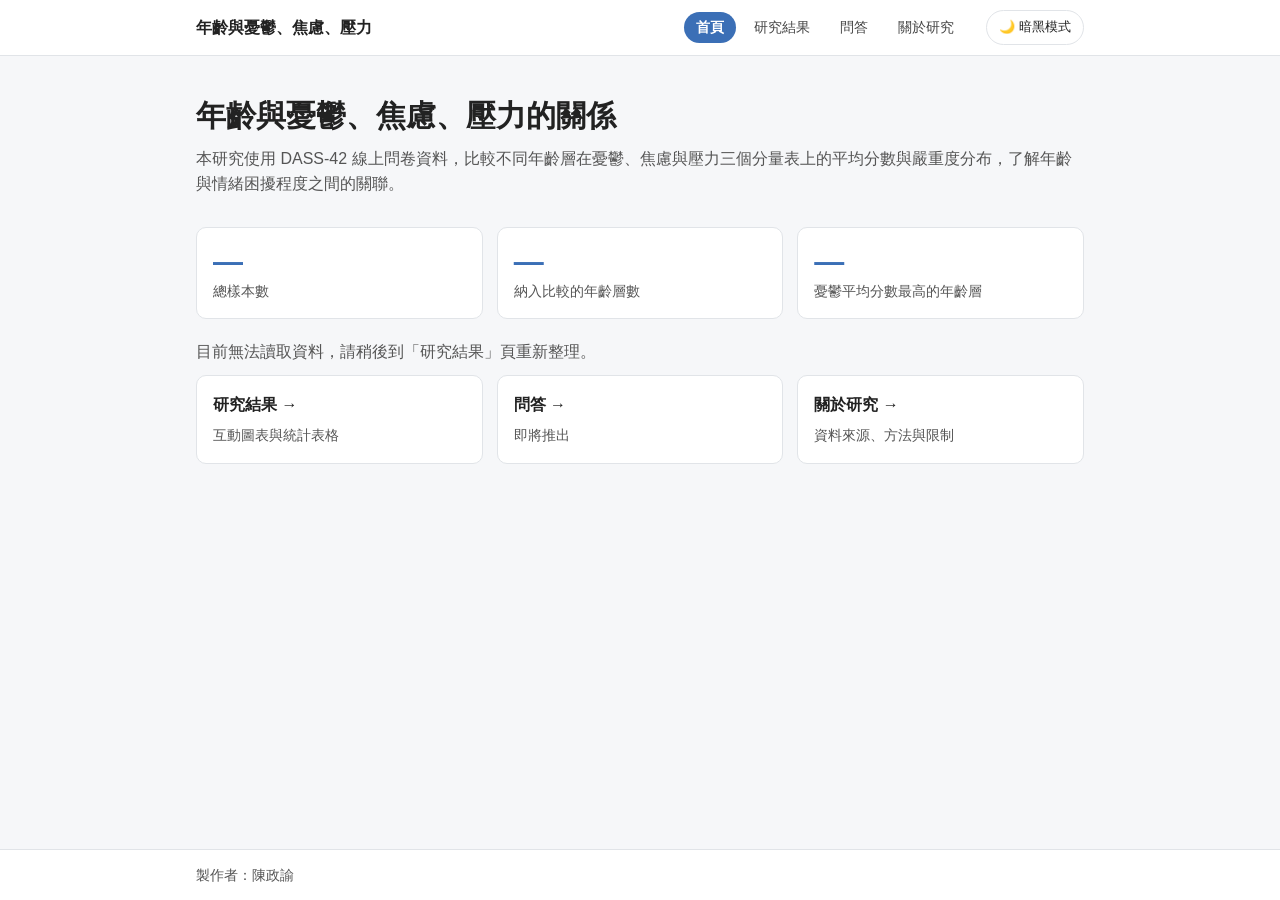
<file: index.html>
<!DOCTYPE html>
<html lang="zh-Hant">
<head>
<meta charset="UTF-8">
<meta name="viewport" content="width=device-width, initial-scale=1">
<title>首頁｜年齡與憂鬱、焦慮、壓力</title>
<link rel="stylesheet" href="style.css">
</head>
<body>
<header class="site-header"><nav class="nav" aria-label="主要導覽">
<a class="brand" href="index.html">年齡與憂鬱、焦慮、壓力</a>
<div class="links">
<a href="index.html" aria-current="page">首頁</a>
<a href="results.html">研究結果</a>
<a href="ask.html">問答</a>
<a href="about.html">關於研究</a>
</div>
<button id="theme" class="btn" type="button"></button>
</nav></header>
<main>
<section class="hero">
<h1>年齡與憂鬱、焦慮、壓力的關係</h1>
<p class="desc">本研究使用 DASS-42 線上問卷資料，比較不同年齡層在憂鬱、焦慮與壓力三個分量表上的平均分數與嚴重度分布，了解年齡與情緒困擾程度之間的關聯。</p>
</section>
<div class="stats">
<div class="stat"><div class="v" id="s1">—</div><div class="l">總樣本數</div></div>
<div class="stat"><div class="v" id="s2">—</div><div class="l">納入比較的年齡層數</div></div>
<div class="stat"><div class="v" id="s3">—</div><div class="l" id="s3l">憂鬱平均分數最高的年齡層</div></div>
</div>
<p class="desc" id="status"></p>
<div class="entries">
<a class="entry" href="results.html"><b>研究結果 →</b><span>互動圖表與統計表格</span></a>
<a class="entry" href="ask.html"><b>問答 →</b><span>即將推出</span></a>
<a class="entry" href="about.html"><b>關於研究 →</b><span>資料來源、方法與限制</span></a>
</div>
</main>
<footer class="site-footer"><div>製作者：陳政諭</div></footer>
<script>
(function(){const r=document.documentElement,b=document.getElementById("theme");
let t;try{t=localStorage.getItem("dassTheme");}catch(e){}
if(!t)t=matchMedia("(prefers-color-scheme: dark)").matches?"dark":"light";
function set(x){r.dataset.theme=x;b.textContent=x==="dark"?"☀️ 淺色模式":"🌙 暗黑模式";try{localStorage.setItem("dassTheme",x);}catch(e){}}
set(t);b.onclick=()=>set(r.dataset.theme==="dark"?"light":"dark");})();
</script>
<script>
const PUB_URL="https://docs.google.com/spreadsheets/d/e/2PACX-1vTzQlH5vfj9J0u1-NffFTSwn__QG1A6Cf_HQIqnwWXXvGfRyL-P6gadGTorGCowQu7wWsjyiLP2O_F1/pub?gid=0&single=true&output=csv";
const NAMES=["憂鬱","焦慮","壓力"],$=s=>document.querySelector(s),num=x=>parseFloat(String(x).replace(/,/g,""));
function parseCSV(t){const rows=[];let r=[],c="",q=false;
  for(let i=0;i<t.length;i++){const ch=t[i];
    if(q){if(ch==='"'){if(t[i+1]==='"'){c+='"';i++;}else q=false;}else c+=ch;}
    else if(ch==='"')q=true; else if(ch===","){r.push(c);c="";}
    else if(ch==="\n"){r.push(c);rows.push(r);r=[];c="";} else if(ch!=="\r")c+=ch;}
  r.push(c);rows.push(r);return rows;}
function parseSummary(rows){
  const h=rows.findIndex(r=>(r[0]||"").trim()==="年齡層"&&(r[1]||"").trim()==="下限");
  if(h<0)throw new Error("找不到統計表");
  const gs=[];
  for(let i=h+1;i<rows.length;i++){const r=rows[i],lab=(r[0]||"").trim();if(!lab||lab==="總計")break;
    gs.push({lab,n:num(r[3]),dep:num(r[4])});}
  if(!gs.length||gs.some(g=>isNaN(g.n)))throw new Error("資料格式不符");
  return gs;
}
function show(gs){
  const g=gs.filter(x=>x.n>0);
  $("#s1").textContent=g.reduce((a,x)=>a+x.n,0);
  $("#s2").textContent=g.length;
  const top=g.reduce((a,x)=>x.dep>a.dep?x:a,g[0]);
  $("#s3").textContent=top.lab;$("#s3l").textContent="憂鬱平均分數最高的年齡層（平均 "+top.dep.toFixed(1)+"）";
}
(async function(){
  try{const res=await fetch(PUB_URL);if(!res.ok)throw new Error("HTTP "+res.status);
    const text=await res.text();show(parseSummary(parseCSV(text)));
    try{localStorage.setItem("dassCsv",text);}catch(e){}
  }catch(e){
    try{show(parseSummary(parseCSV(localStorage.getItem("dassCsv")||"")));$("#status").textContent="無法連線到試算表，顯示的是上次成功載入的數字。";}
    catch(e2){$("#status").textContent="目前無法讀取資料，請稍後到「研究結果」頁重新整理。";}
  }
})();
</script>
</body>
</html>
</file>
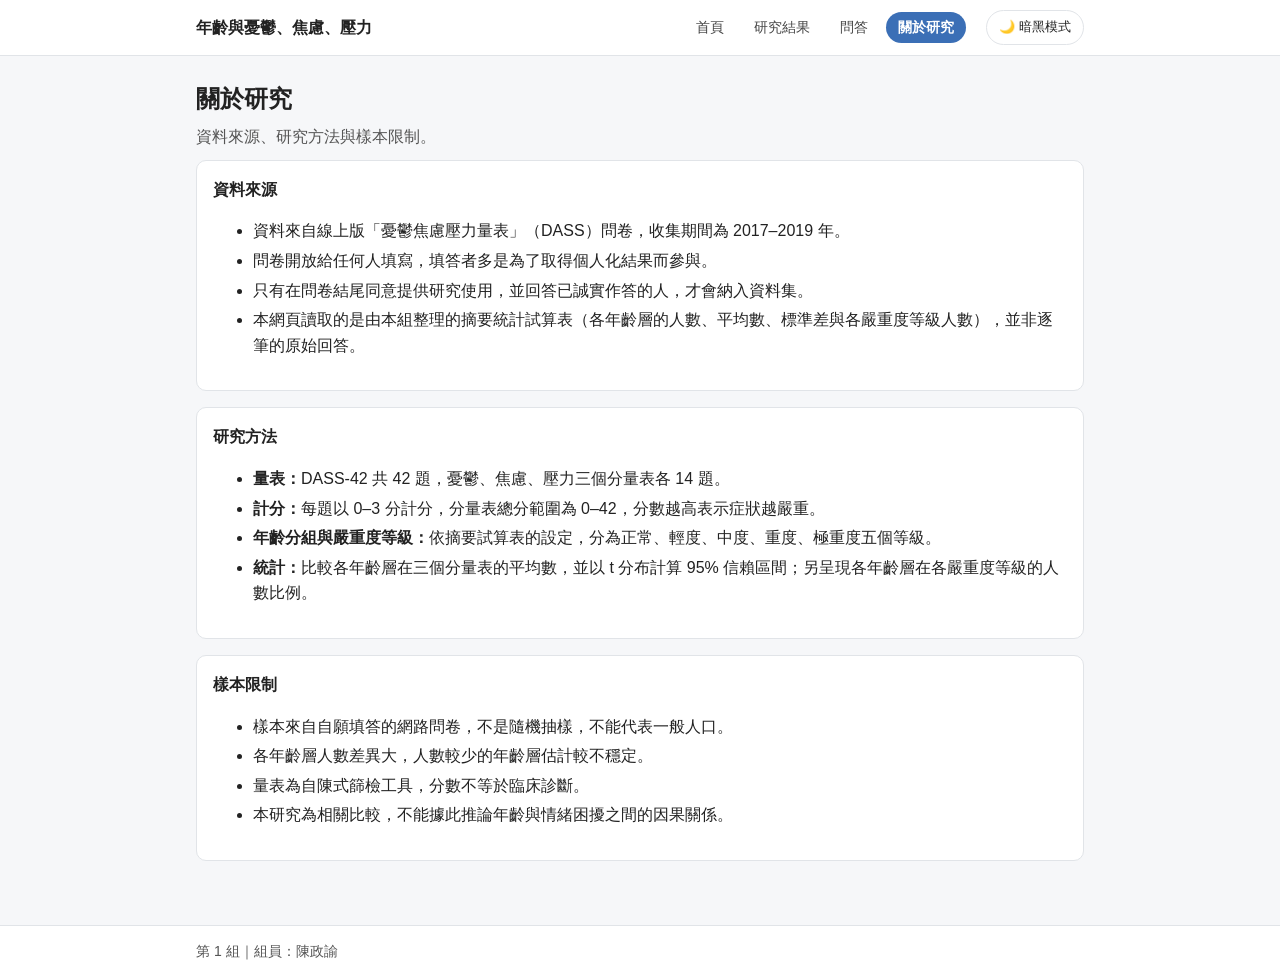
<file: about.html>
<!DOCTYPE html>
<html lang="zh-Hant">
<head>
<meta charset="UTF-8">
<meta name="viewport" content="width=device-width, initial-scale=1">
<title>關於研究｜年齡與憂鬱、焦慮、壓力</title>
<link rel="stylesheet" href="style.css">
</head>
<body>
<header class="site-header"><nav class="nav" aria-label="主要導覽">
<a class="brand" href="index.html">年齡與憂鬱、焦慮、壓力</a>
<div class="links">
<a href="index.html">首頁</a>
<a href="results.html">研究結果</a>
<a href="ask.html">問答</a>
<a href="about.html" aria-current="page">關於研究</a>
</div>
<button id="theme" class="btn" type="button"></button>
</nav></header>
<main>
<h1>關於研究</h1>
<p class="desc">資料來源、研究方法與樣本限制。</p>
<div class="card"><h2>資料來源</h2>
<ul>
<li>資料來自線上版「憂鬱焦慮壓力量表」（DASS）問卷，收集期間為 2017–2019 年。</li>
<li>問卷開放給任何人填寫，填答者多是為了取得個人化結果而參與。</li>
<li>只有在問卷結尾同意提供研究使用，並回答已誠實作答的人，才會納入資料集。</li>
<li>本網頁讀取的是由本組整理的摘要統計試算表（各年齡層的人數、平均數、標準差與各嚴重度等級人數），並非逐筆的原始回答。</li>
</ul></div>
<div class="card"><h2>研究方法</h2>
<ul>
<li><b>量表：</b>DASS-42 共 42 題，憂鬱、焦慮、壓力三個分量表各 14 題。</li>
<li><b>計分：</b>每題以 0–3 分計分，分量表總分範圍為 0–42，分數越高表示症狀越嚴重。</li>
<li><b>年齡分組與嚴重度等級：</b>依摘要試算表的設定，分為正常、輕度、中度、重度、極重度五個等級。</li>
<li><b>統計：</b>比較各年齡層在三個分量表的平均數，並以 t 分布計算 95% 信賴區間；另呈現各年齡層在各嚴重度等級的人數比例。</li>
</ul></div>
<div class="card"><h2>樣本限制</h2>
<ul>
<li>樣本來自自願填答的網路問卷，不是隨機抽樣，不能代表一般人口。</li>
<li>各年齡層人數差異大，人數較少的年齡層估計較不穩定。</li>
<li>量表為自陳式篩檢工具，分數不等於臨床診斷。</li>
<li>本研究為相關比較，不能據此推論年齡與情緒困擾之間的因果關係。</li>
</ul></div>
</main>
<footer class="site-footer"><div>第 1 組｜組員：陳政諭</div></footer>
<script>
(function(){const r=document.documentElement,b=document.getElementById("theme");
let t;try{t=localStorage.getItem("dassTheme");}catch(e){}
if(!t)t=matchMedia("(prefers-color-scheme: dark)").matches?"dark":"light";
function set(x){r.dataset.theme=x;b.textContent=x==="dark"?"☀️ 淺色模式":"🌙 暗黑模式";try{localStorage.setItem("dassTheme",x);}catch(e){}}
set(t);b.onclick=()=>set(r.dataset.theme==="dark"?"light":"dark");})();
</script>
</body>
</html>
</file>
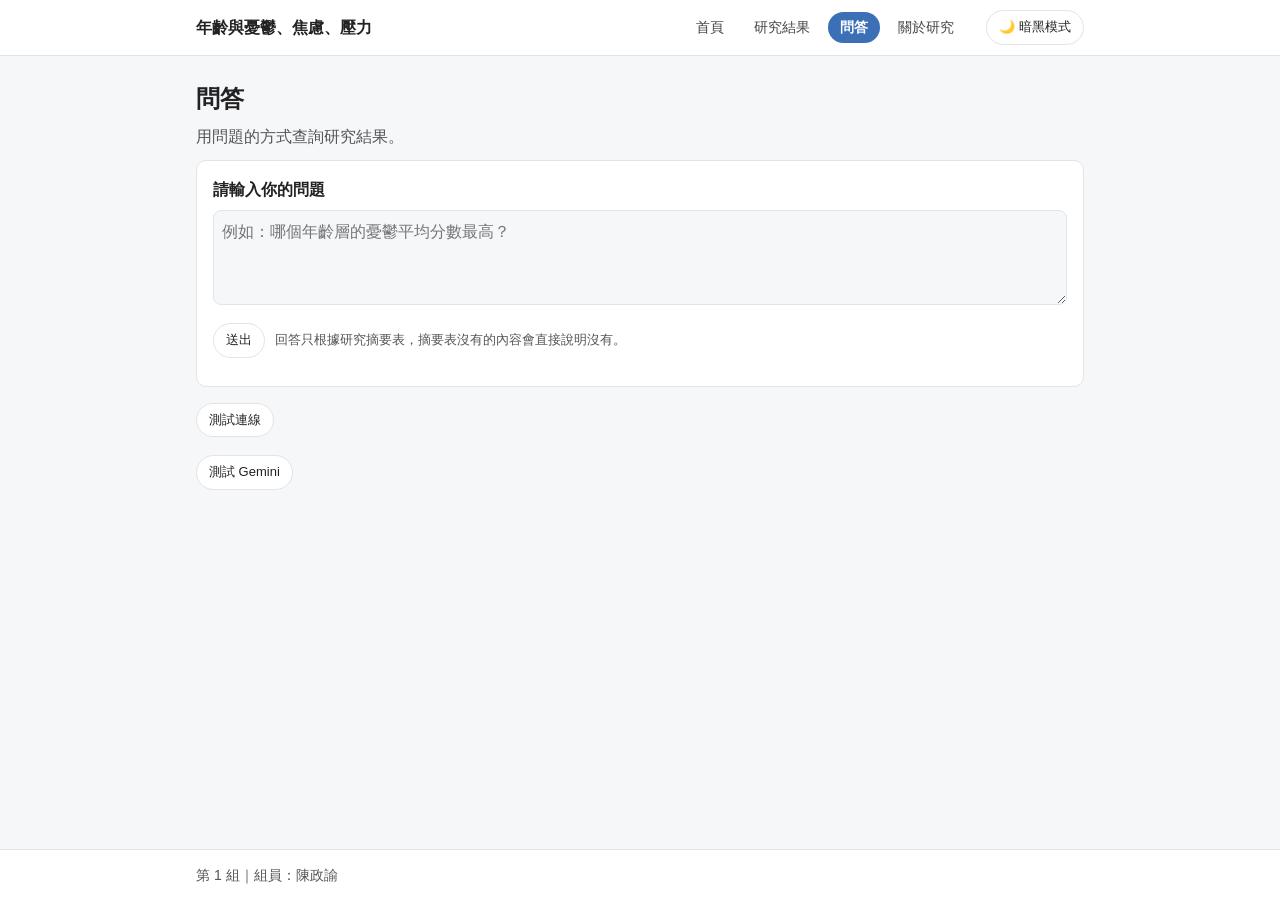
<file: ask.html>
<!DOCTYPE html>
<html lang="zh-Hant">
<head>
<meta charset="UTF-8">
<meta name="viewport" content="width=device-width, initial-scale=1">
<title>問答｜年齡與憂鬱、焦慮、壓力</title>
<link rel="stylesheet" href="style.css">
</head>
<body>
<header class="site-header"><nav class="nav" aria-label="主要導覽">
<a class="brand" href="index.html">年齡與憂鬱、焦慮、壓力</a>
<div class="links">
<a href="index.html">首頁</a>
<a href="results.html">研究結果</a>
<a href="ask.html" aria-current="page">問答</a>
<a href="about.html">關於研究</a>
</div>
<button id="theme" class="btn" type="button"></button>
</nav></header>
<main>
<h1>問答</h1>
<p class="desc">用問題的方式查詢研究結果。</p>
<div class="card">
<h2>請輸入你的問題</h2>
<textarea id="q" rows="3" maxlength="2000" placeholder="例如：哪個年齡層的憂鬱平均分數最高？" style="width:100%;padding:8px;border:1px solid var(--line);border-radius:8px;background:var(--bg);color:var(--fg);font:inherit;resize:vertical"></textarea>
<div class="bar" style="margin:10px 0 0"><button id="send" class="btn" type="button">送出</button><span>回答只根據研究摘要表，摘要表沒有的內容會直接說明沒有。</span></div>
<div id="answer" aria-live="polite" style="white-space:pre-wrap;word-break:break-word;margin-top:12px"></div>
</div>
<div class="bar" style="margin-top:16px"><button id="ping" class="btn" type="button">測試連線</button></div>
<pre id="pingOut" aria-live="polite" style="white-space:pre-wrap;word-break:break-word;margin:0"></pre>
<div class="bar" style="margin-top:16px"><button id="gemini" class="btn" type="button">測試 Gemini</button></div>
<pre id="geminiOut" aria-live="polite" style="white-space:pre-wrap;word-break:break-word;margin:0"></pre>
</main>
<footer class="site-footer"><div>第 1 組｜組員：陳政諭</div></footer>
<script>
(function(){const r=document.documentElement,b=document.getElementById("theme");
let t;try{t=localStorage.getItem("dassTheme");}catch(e){}
if(!t)t=matchMedia("(prefers-color-scheme: dark)").matches?"dark":"light";
function set(x){r.dataset.theme=x;b.textContent=x==="dark"?"☀️ 淺色模式":"🌙 暗黑模式";try{localStorage.setItem("dassTheme",x);}catch(e){}}
set(t);b.onclick=()=>set(r.dataset.theme==="dark"?"light":"dark");})();
</script>
<script>
const API_URL="https://dass-42.d84121629.workers.dev/";
document.getElementById("ping").onclick=async function(){
  const btn=this,out=document.getElementById("pingOut");
  btn.disabled=true;out.textContent="連線中…";
  const ctrl=new AbortController(),timer=setTimeout(()=>ctrl.abort(),10000);
  try{
    const res=await fetch(API_URL,{method:"POST",headers:{"Content-Type":"application/json"},body:JSON.stringify({action:"test"}),signal:ctrl.signal});
    const text=await res.text();let data=null;
    try{data=JSON.parse(text);}catch(e){}
    if(res.ok)out.textContent="連線成功（HTTP "+res.status+"）\n"+(data?JSON.stringify(data,null,2):text);
    else out.textContent="後端回報錯誤（HTTP "+res.status+"）：\n"+((data&&data.error&&data.error.message)||text||"沒有收到錯誤訊息");
  }catch(e){
    out.textContent=e.name==="AbortError"
      ?"連線逾時（超過 10 秒沒有回應）。"
      :"無法連線到後端（"+e.message+"）。可能是網址有誤、Worker 尚未部署，或這個網站尚未列入後端允許的來源。";
  }finally{clearTimeout(timer);btn.disabled=false;}
};
document.getElementById("gemini").onclick=async function(){
  const btn=this,out=document.getElementById("geminiOut");
  btn.disabled=true;out.textContent="詢問中…（可能需要幾秒）";
  const ctrl=new AbortController(),timer=setTimeout(()=>ctrl.abort(),30000);
  try{
    const res=await fetch(API_URL,{method:"POST",headers:{"Content-Type":"application/json"},body:JSON.stringify({action:"ask",question:"請用一句話自我介紹"}),signal:ctrl.signal});
    const text=await res.text();let data=null;
    try{data=JSON.parse(text);}catch(e){}
    if(res.ok&&data&&typeof data.answer==="string")out.textContent=data.answer;
    else out.textContent="失敗（HTTP "+res.status+"）："+((data&&data.error&&data.error.message)||text||"沒有收到錯誤訊息");
  }catch(e){
    out.textContent=e.name==="AbortError"
      ?"連線逾時（超過 30 秒沒有回應）。"
      :"無法連線到後端（"+e.message+"）。可能是網址有誤、Worker 尚未部署，或這個網站尚未列入後端允許的來源。";
  }finally{clearTimeout(timer);btn.disabled=false;}
};
(function(){
  const q=document.getElementById("q"),btn=document.getElementById("send"),out=document.getElementById("answer");
  async function send(){
    const question=q.value.trim();
    if(!question){out.textContent="請先輸入問題。";return;}
    btn.disabled=true;q.disabled=true;out.textContent="回答中…";
    const ctrl=new AbortController(),timer=setTimeout(()=>ctrl.abort(),40000);
    try{
      const res=await fetch(API_URL,{method:"POST",headers:{"Content-Type":"application/json"},body:JSON.stringify({action:"ask",question}),signal:ctrl.signal});
      const text=await res.text();let data=null;
      try{data=JSON.parse(text);}catch(e){}
      if(res.ok&&data&&typeof data.answer==="string")out.textContent=data.answer;
      else out.textContent="無法取得回答（HTTP "+res.status+"）："+((data&&data.error&&data.error.message)||text||"沒有收到錯誤訊息");
    }catch(e){
      out.textContent=e.name==="AbortError"
        ?"等待逾時（超過 40 秒沒有回應），請稍後再試。"
        :"無法連線到後端（"+e.message+"）。請稍後再試。";
    }finally{clearTimeout(timer);btn.disabled=false;q.disabled=false;}
  }
  btn.onclick=send;
  q.addEventListener("keydown",e=>{if((e.ctrlKey||e.metaKey)&&e.key==="Enter")send();});
})();
</script>
</body>
</html>
</file>
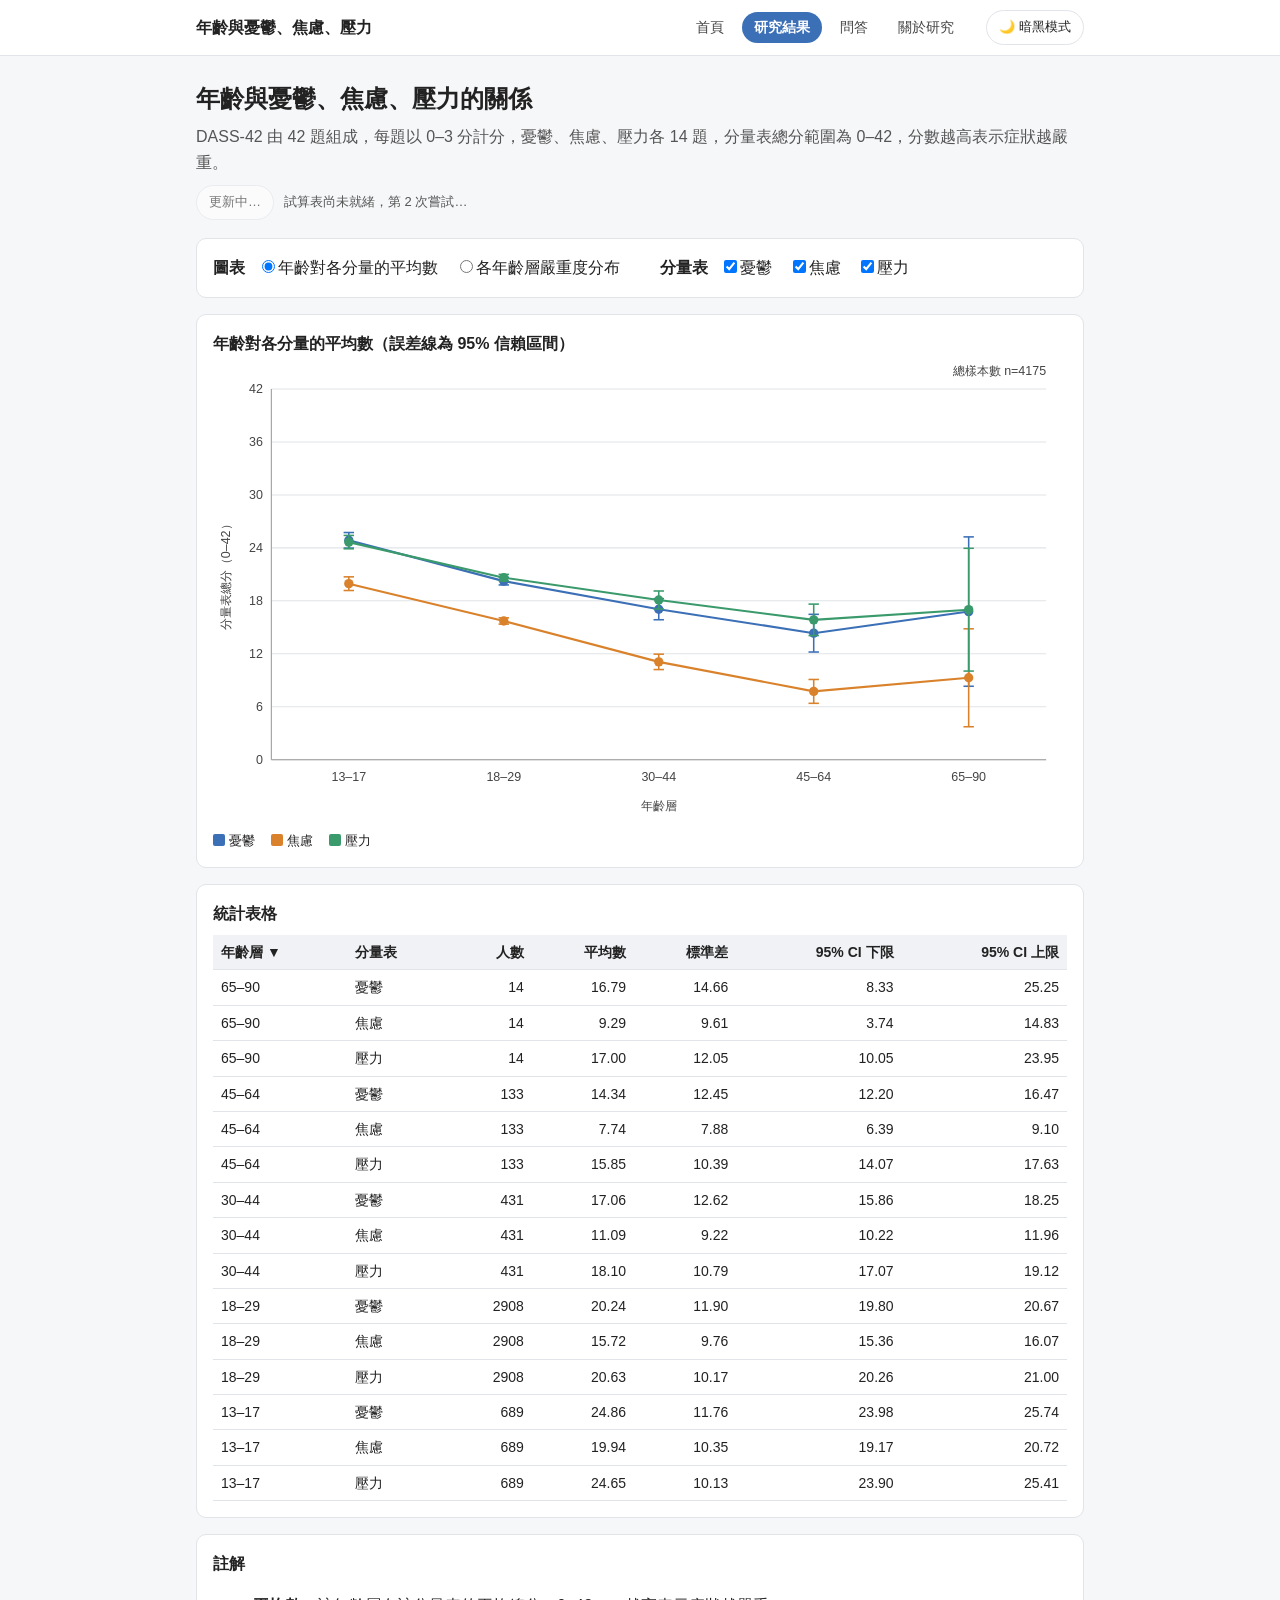
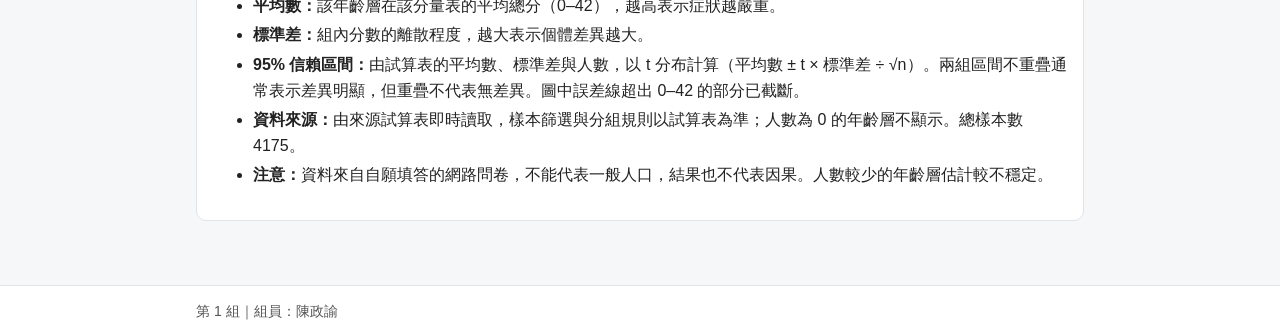
<file: results.html>
<!DOCTYPE html>
<html lang="zh-Hant">
<head>
<meta charset="UTF-8">
<meta name="viewport" content="width=device-width, initial-scale=1">
<title>研究結果｜年齡與憂鬱、焦慮、壓力</title>
<link rel="stylesheet" href="style.css">
</head>
<body>
<header class="site-header"><nav class="nav" aria-label="主要導覽">
<a class="brand" href="index.html">年齡與憂鬱、焦慮、壓力</a>
<div class="links">
<a href="index.html">首頁</a>
<a href="results.html" aria-current="page">研究結果</a>
<a href="ask.html">問答</a>
<a href="about.html">關於研究</a>
</div>
<button id="theme" class="btn" type="button"></button>
</nav></header>
<main>
<h1>年齡與憂鬱、焦慮、壓力的關係</h1>
<p class="desc">DASS-42 由 42 題組成，每題以 0–3 分計分，憂鬱、焦慮、壓力各 14 題，分量表總分範圍為 0–42，分數越高表示症狀越嚴重。</p>
<div class="bar"><button id="refresh" class="btn" type="button">重新整理頁面</button><span id="status"></span></div>

<div class="card ctrl">
  <div><b>圖表</b>
    <label><input type="radio" name="chart" value="mean" checked>年齡對各分量的平均數</label>
    <label><input type="radio" name="chart" value="dist">各年齡層嚴重度分布</label>
  </div>
  <div id="ctrlMean"><b>分量表</b>
    <label><input type="checkbox" class="cb" value="0" checked>憂鬱</label>
    <label><input type="checkbox" class="cb" value="1" checked>焦慮</label>
    <label><input type="checkbox" class="cb" value="2" checked>壓力</label>
  </div>
  <div id="ctrlDist" hidden><b>分量表</b>
    <label><input type="radio" name="sc" value="0" checked>憂鬱</label>
    <label><input type="radio" name="sc" value="1">焦慮</label>
    <label><input type="radio" name="sc" value="2">壓力</label>
  </div>
</div>
<div class="card"><h2 id="ct"></h2><div id="chart"></div><div class="legend" id="legend"></div></div>
<div class="card"><h2>統計表格</h2><div class="tw"><table id="tbl"></table></div></div>
<div class="card note"><h2>註解</h2><ul id="notes"></ul></div>
</main>
<div id="tip"></div>
<footer class="site-footer"><div>第 1 組｜組員：陳政諭</div></footer>
<script>
const PUB_URL="https://docs.google.com/spreadsheets/d/e/2PACX-1vTzQlH5vfj9J0u1-NffFTSwn__QG1A6Cf_HQIqnwWXXvGfRyL-P6gadGTorGCowQu7wWsjyiLP2O_F1/pub?gid=0&single=true&output=csv";
// 內建快照：試算表無法連線時使用
const SNAP=[
["7–12",0,[0,0,0],[0,0,0],[[0,0,0,0,0],[0,0,0,0,0],[0,0,0,0,0]]],
["13–17",689,[24.86066763,19.94484761,24.65457184],[11.7649351,10.35081618,10.12981066],[[92,36,115,130,316],[93,37,100,110,349],[129,66,145,190,159]]],
["18–29",2908,[20.23555708,15.71973865,20.62654746],[11.90464412,9.76314946,10.17227646],[[666,298,575,476,893],[692,219,574,450,973],[892,370,694,588,364]]],
["30–44",431,[17.05568445,11.08816705,18.09512761],[12.6237745,9.217860526,10.79352732],[[157,46,65,49,114],[196,38,77,44,76],[180,67,64,71,49]]],
["45–64",133,[14.33834586,7.744360902,15.84962406],[12.45104792,7.875599193,10.38610395],[[64,13,21,11,24],[81,12,17,9,14],[71,14,22,17,9]]],
["65–90",14,[16.78571429,9.285714286,17],[14.66119195,9.611119933,12.05117294],[[7,1,1,1,4],[8,1,2,0,3],[6,3,1,2,2]]]
].map(r=>({lab:r[0],n:r[1],m:r[2],sd:r[3],cnt:r[4]}));
const NAMES=["憂鬱","焦慮","壓力"], COLS={light:["#3b6fb6","#d9822b","#3a9a6b"],dark:["#6ea8ff","#ffa24d","#4fd18f"]};
let COL=COLS.light, RAW=SNAP, G=[], TOTAL=0, SORT={key:"g",dir:-1};
const LV=["正常","輕度","中度","重度","極重度"], LC=["#cfe8d5","#f2e29a","#f4b66a","#e5766b","#a52a3a"];
const $=s=>document.querySelector(s), tip=$("#tip");
const f=(x,d=2)=>isNaN(x)?"—":x.toFixed(d);
const num=x=>parseFloat(String(x).replace(/,/g,""));

function parseCSV(t){const rows=[];let r=[],c="",q=false;
  for(let i=0;i<t.length;i++){const ch=t[i];
    if(q){if(ch==='"'){if(t[i+1]==='"'){c+='"';i++;}else q=false;}else c+=ch;}
    else if(ch==='"')q=true; else if(ch===","){r.push(c);c="";}
    else if(ch==="\n"){r.push(c);rows.push(r);r=[];c="";} else if(ch!=="\r")c+=ch;}
  r.push(c);rows.push(r);return rows;}
function parseSheet(rows){
  const cell=(r,i)=>(rows[r]&&rows[r][i]||"").trim();
  const h=rows.findIndex(r=>(r[0]||"").trim()==="年齡層"&&(r[1]||"").trim()==="下限");
  if(h<0)throw new Error("找不到統計表");
  const gs=[];
  for(let i=h+1;i<rows.length;i++){const lab=cell(i,0);if(!lab||lab==="總計")break;
    gs.push({lab,n:num(cell(i,3)),m:[4,6,8].map(c=>num(cell(i,c))),sd:[5,7,9].map(c=>num(cell(i,c))),cnt:[null,null,null]});}
  NAMES.forEach((nm,k)=>{
    const t=rows.findIndex(r=>(r[0]||"").includes(nm+"等級人數"));
    if(t<0)throw new Error("找不到"+nm+"等級表");
    for(let i=t+2;i<rows.length&&cell(i,0);i++){
      const g=gs.find(x=>x.lab===cell(i,0));
      if(!g)break;
      g.cnt[k]=[1,2,3,4,5].map(c=>num(cell(i,c))||0);}
  });
  gs.forEach(g=>g.cnt=g.cnt.map(c=>c||[0,0,0,0,0]));
  if(!gs.length||gs.some(g=>isNaN(g.n)))throw new Error("資料格式不符");
  return gs;
}
function build(){
  G=RAW.filter(g=>g.n>0).map((g,i)=>({...g,st:[0,1,2].map(k=>{
    const n=g.n,m=g.m[k],sd=g.sd[k],df=n-1,z=1.96;
    const t=df>0?z+(z**3+z)/(4*df)+(5*z**5+16*z**3+3*z)/(96*df*df):NaN;
    const h=t*sd/Math.sqrt(n);return {m,sd,lo:m-h,hi:m+h,cnt:g.cnt[k]};})}));
  TOTAL=G.reduce((a,g)=>a+g.n,0);
}
let SRC="內建快照";
const LIMIT_N=2, LIMIT_MS=5000; // 5 秒內最多更新 2 次
let CLICKS=[];
const wait=ms=>new Promise(r=>setTimeout(r,ms));
async function fetchSheet(){
  const res=await fetch(PUB_URL);
  if(!res.ok)throw new Error("HTTP "+res.status);
  const text=await res.text();
  try{return {rows:parseSheet(parseCSV(text)),text};}
  catch(e){e.message+="；收到的內容開頭："+(text.trim().slice(0,40)||"（空白）");throw e;}
}
async function load(){
  const b=$("#refresh");b.disabled=true;b.textContent="更新中…";
  let err=null;
  for(let a=1;a<=4;a++){
    if(a>1){$("#status").textContent="試算表尚未就緒，第 "+a+" 次嘗試…";await wait(1500*(a-1));}
    try{
      const r=await fetchSheet();RAW=r.rows;SRC="試算表";
      try{localStorage.setItem("dassCsv",r.text);}catch(e){}
      $("#status").textContent="已從試算表更新（"+new Date().toLocaleTimeString("zh-TW")+"）";err=null;break;
    }catch(e){err=e;}
  }
  if(err)$("#status").textContent="無法讀取試算表（"+err.message+"），目前顯示"+SRC+"的資料。";
  build();render();b.disabled=false;b.textContent="重新整理頁面";
}
function showTip(e,t){tip.textContent=t;tip.style.display="block";tip.style.left=Math.min(e.clientX+14,innerWidth-200)+"px";tip.style.top=(e.clientY+14)+"px";}
function hideTip(){tip.style.display="none";}
function svgEl(t,a,p){const e=document.createElementNS("http://www.w3.org/2000/svg",t);for(const k in a)e.setAttribute(k,a[k]);if(p)p.appendChild(e);return e;}
function txt(p,x,y,s,a){const e=svgEl("text",{x,y,"text-anchor":a||"middle"},p);e.textContent=s;return e;}
const sel=()=>[...document.querySelectorAll(".cb")].filter(c=>c.checked).map(c=>+c.value);
const mode=()=>document.querySelector('input[name=chart]:checked').value;
const oneSc=()=>+document.querySelector('input[name=sc]:checked').value;

function drawMean(){
  const ks=sel(),W=820,H=440,L=56,R=20,T=24,B=60,pw=W-L-R,ph=H-T-B,N=Math.max(G.length,1);
  const svg=svgEl("svg",{viewBox:`0 0 ${W} ${H}`});
  const Y=v=>T+ph*(1-v/42), X=i=>L+pw*(i+0.5)/N;
  for(let v=0;v<=42;v+=6){svgEl("line",{x1:L,x2:W-R,y1:Y(v),y2:Y(v),class:"grid"},svg);txt(svg,L-8,Y(v)+4,v,"end");}
  svgEl("line",{x1:L,x2:L,y1:T,y2:T+ph,class:"axis"},svg);
  svgEl("line",{x1:L,x2:W-R,y1:T+ph,y2:T+ph,class:"axis"},svg);
  txt(svg,L+pw/2,H-12,"年齡層");
  const yl=txt(svg,16,T+ph/2,"分量表總分（0–42）");yl.setAttribute("transform",`rotate(-90 16 ${T+ph/2})`);
  txt(svg,W-R,11,"總樣本數 n="+TOTAL,"end");
  G.forEach((g,i)=>txt(svg,X(i),T+ph+20,g.lab));
  ks.forEach(k=>{
    svgEl("polyline",{points:G.map((g,i)=>`${X(i)},${Y(g.st[k].m)}`).join(" "),fill:"none",stroke:COL[k],"stroke-width":2},svg);
    G.forEach((g,i)=>{const s=g.st[k],x=X(i),lo=Math.max(0,s.lo),hi=Math.min(42,s.hi);
      if(!isNaN(lo)){svgEl("line",{x1:x,x2:x,y1:Y(lo),y2:Y(hi),stroke:COL[k],"stroke-width":1.5},svg);
        [lo,hi].forEach(v=>svgEl("line",{x1:x-5,x2:x+5,y1:Y(v),y2:Y(v),stroke:COL[k],"stroke-width":1.5},svg));}
      svgEl("circle",{cx:x,cy:Y(s.m),r:4.5,fill:COL[k]},svg);
      const h=svgEl("circle",{cx:x,cy:Y(s.m),r:12,fill:"transparent"},svg);
      const t=`${NAMES[k]}（${g.lab}）\n平均數：${f(s.m)}\n標準差：${f(s.sd)}`;
      h.onmousemove=e=>showTip(e,t);h.onmouseleave=hideTip;});
  });
  $("#chart").replaceChildren(svg);
  $("#ct").textContent="年齡對各分量的平均數（誤差線為 95% 信賴區間）";
  $("#legend").innerHTML=ks.map(k=>`<span><i style="background:${COL[k]}"></i>${NAMES[k]}</span>`).join("");
}
function drawDist(){
  const k=oneSc(),W=820,H=380,L=100,R=24,T=24,B=56,pw=W-L-R,ph=H-T-B,N=Math.max(G.length,1),bh=ph/N*0.62;
  const svg=svgEl("svg",{viewBox:`0 0 ${W} ${H}`});
  const X=p=>L+pw*p/100;
  for(let p=0;p<=100;p+=20){svgEl("line",{x1:X(p),x2:X(p),y1:T,y2:T+ph,class:"grid"},svg);txt(svg,X(p),T+ph+18,p+"%");}
  txt(svg,L+pw/2,H-10,"各嚴重度等級占該年齡層的百分比");
  txt(svg,W-R,11,"總樣本數 n="+TOTAL,"end");
  G.forEach((g,i)=>{
    const y=T+ph/N*(i+0.5)-bh/2,sum=g.st[k].cnt.reduce((a,b)=>a+b,0);
    txt(svg,L-8,y+bh/2+4,g.lab,"end");
    let acc=0;
    g.st[k].cnt.forEach((c,j)=>{const p=sum?c/sum*100:0;
      const r=svgEl("rect",{x:X(acc),y,width:Math.max(0,X(p)-L),height:bh,fill:LC[j],class:"seg"},svg);
      const t=`${LV[j]}\n${f(p,1)}%`;r.onmousemove=e=>showTip(e,t);r.onmouseleave=hideTip;acc+=p;});
  });
  $("#chart").replaceChildren(svg);
  $("#ct").textContent=`各年齡層嚴重度分布：${NAMES[k]}`;
  $("#legend").innerHTML=LV.map((l,j)=>`<span><i style="background:${LC[j]}"></i>${l}</span>`).join("");
}
function drawTable(){
  const m=mode()==="mean",ks=m?sel():[oneSc()],R=[];
  for(let i=G.length-1;i>=0;i--)ks.forEach(k=>{
    const g=G[i],s=g.st[k],r={g:i,k,lab:g.lab,n:g.n};
    if(m)Object.assign(r,{m:s.m,sd:s.sd,lo:s.lo,hi:s.hi});
    else{const sum=s.cnt.reduce((a,b)=>a+b,0);s.cnt.forEach((c,j)=>{r["c"+j]=c;r["p"+j]=sum?c/sum*100:NaN;});}
    R.push(r);});
  const cols=m?[["g","年齡層"],["k","分量表"],["n","人數"],["m","平均數"],["sd","標準差"],["lo","95% CI 下限"],["hi","95% CI 上限"]]
              :[["g","年齡層"],["k","分量表"],["n","人數"],...LV.map((l,j)=>["p"+j,l+" 人數（%）"])];
  if(!cols.some(c=>c[0]===SORT.key))SORT={key:"g",dir:-1};
  const v=x=>isNaN(x)?-Infinity:x;
  const rows=R.map((r,i)=>[r,i]).sort((a,b)=>(v(a[0][SORT.key])-v(b[0][SORT.key]))*SORT.dir||a[1]-b[1]).map(x=>x[0]);
  let h="<tr>"+cols.map(([key,lab])=>`<th data-k="${key}" title="點擊排序">${lab}${SORT.key===key?(SORT.dir>0?" ▲":" ▼"):""}</th>`).join("")+"</tr>";
  rows.forEach(r=>{h+=`<tr><td>${r.lab}</td><td>${NAMES[r.k]}</td><td>${r.n}</td>`+(m
    ?`<td>${f(r.m)}</td><td>${f(r.sd)}</td><td>${f(r.lo)}</td><td>${f(r.hi)}</td>`
    :LV.map((_,j)=>`<td>${r["c"+j]}（${f(r["p"+j],1)}%）</td>`).join(""))+"</tr>";});
  const t=$("#tbl");t.innerHTML=h;
  t.querySelectorAll("th").forEach(th=>th.onclick=()=>{const key=th.dataset.k;
    SORT=SORT.key===key?{key,dir:-SORT.dir}:{key,dir:key==="g"?-1:1};drawTable();});
}
function drawNotes(){
  const m=mode()==="mean";
  const sp=m?[
    "<b>平均數：</b>該年齡層在該分量表的平均總分（0–42），越高表示症狀越嚴重。",
    "<b>標準差：</b>組內分數的離散程度，越大表示個體差異越大。",
    "<b>95% 信賴區間：</b>由試算表的平均數、標準差與人數，以 t 分布計算（平均數 ± t × 標準差 ÷ √n）。兩組區間不重疊通常表示差異明顯，但重疊不代表無差異。圖中誤差線超出 0–42 的部分已截斷。"
  ]:[
    "<b>嚴重度：</b>分為正常、輕度、中度、重度、極重度，各等級人數取自來源試算表，切點以試算表的設定為準。",
    "<b>百分比：</b>該等級人數占該年齡層人數的比例，每條長條加總為 100%。"
  ];
  $("#notes").innerHTML=[...sp,
    "<b>資料來源：</b>由來源試算表即時讀取，樣本篩選與分組規則以試算表為準；人數為 0 的年齡層不顯示。總樣本數 "+TOTAL+"。",
    "<b>注意：</b>資料來自自願填答的網路問卷，不能代表一般人口，結果也不代表因果。人數較少的年齡層估計較不穩定。"
  ].map(s=>`<li>${s}</li>`).join("");
}
function render(){
  const m=mode()==="mean";$("#ctrlMean").hidden=!m;$("#ctrlDist").hidden=m;
  m?drawMean():drawDist();drawTable();drawNotes();
}
function initTheme(){let t;try{t=localStorage.getItem("dassTheme");}catch(e){}
  return t||(matchMedia("(prefers-color-scheme: dark)").matches?"dark":"light");}
function setTheme(t){document.documentElement.dataset.theme=t;COL=COLS[t];
  $("#theme").textContent=t==="dark"?"☀️ 淺色模式":"🌙 暗黑模式";
  try{localStorage.setItem("dassTheme",t);}catch(e){}render();}
document.querySelectorAll('input[name=chart],input[name=sc]').forEach(e=>e.onchange=render);
document.querySelectorAll(".cb").forEach(e=>e.onchange=()=>{if(!sel().length)e.checked=true;render();});
$("#refresh").onclick=()=>{
  const now=Date.now();CLICKS=CLICKS.filter(t=>now-t<LIMIT_MS);
  if(CLICKS.length>=LIMIT_N){
    const sec=Math.ceil((CLICKS[0]+LIMIT_MS-now)/1000);
    $("#status").textContent="5 秒內最多只能更新 "+LIMIT_N+" 次，請 "+sec+" 秒後再試。";return;}
  CLICKS.push(now);load();
};
$("#theme").onclick=()=>setTheme(document.documentElement.dataset.theme==="dark"?"light":"dark");
try{const c=localStorage.getItem("dassCsv");if(c){RAW=parseSheet(parseCSV(c));SRC="上次成功載入";}}catch(e){}
build();setTheme(initTheme());
load();
</script>
</body>
</html>
</file>
<file: style.css>
:root{--bg:#f6f7f9;--fg:#222;--fg2:#444;--muted:#555;--card:#fff;--line:#e1e4e8;--axis:#999;--th:#f0f2f5;--accent:#3b6fb6}
:root[data-theme=dark]{--bg:#14171c;--fg:#e6e8eb;--fg2:#c3c8ce;--muted:#a0a7b0;--card:#1e2229;--line:#363c45;--axis:#6b7480;--th:#272c34;--accent:#6ea8ff;color-scheme:dark}
*{box-sizing:border-box}
body{font-family:"Noto Sans TC","Microsoft JhengHei",sans-serif;margin:0;background:var(--bg);color:var(--fg);line-height:1.6;min-height:100vh;display:flex;flex-direction:column}
a{color:var(--accent)}
.site-header{background:var(--card);border-bottom:1px solid var(--line);position:sticky;top:0;z-index:10}
.nav{max-width:920px;margin:0 auto;padding:10px 16px;display:flex;flex-wrap:wrap;gap:8px 20px;align-items:center}
.brand{font-weight:700;color:var(--fg);text-decoration:none;margin-right:auto}
.links{display:flex;flex-wrap:wrap;gap:4px 6px}
.links a{padding:4px 12px;border-radius:16px;color:var(--fg2);text-decoration:none;font-size:14px}
.links a:hover{background:var(--th)}
.links a[aria-current=page]{background:var(--accent);color:#fff;font-weight:700}
main{max-width:920px;width:100%;margin:0 auto;padding:24px 16px 48px;flex:1}
h1{font-size:24px;margin:0 0 6px}
.desc{color:var(--muted);margin:0 0 10px}
.btn{padding:6px 12px;border:1px solid var(--line);border-radius:20px;background:var(--card);color:var(--fg);font:inherit;font-size:13px;cursor:pointer}
.btn:disabled{opacity:.6;cursor:wait}
.bar{display:flex;flex-wrap:wrap;gap:10px;align-items:center;margin-bottom:18px;font-size:13px;color:var(--muted)}
.card{background:var(--card);border:1px solid var(--line);border-radius:10px;padding:16px;margin-bottom:16px}
.card h2{font-size:16px;margin:0 0 8px}
.ctrl{display:flex;flex-wrap:wrap;gap:8px 28px;align-items:center}
.ctrl b{margin-right:8px}
.ctrl label{margin-right:12px;cursor:pointer;white-space:nowrap}
svg{width:100%;height:auto;display:block}
svg text{font-size:12px;fill:var(--fg2)}
.grid{stroke:var(--line)}.axis{stroke:var(--axis)}.seg{stroke:var(--card)}
#tip{border:1px solid #777;position:fixed;pointer-events:none;background:#222;color:#fff;padding:6px 10px;border-radius:6px;font-size:13px;display:none;z-index:20;white-space:pre-line}
table{border-collapse:collapse;width:100%;font-size:14px}
th,td{border-bottom:1px solid var(--line);padding:6px 8px;text-align:right}
th:first-child,td:first-child,th:nth-child(2),td:nth-child(2){text-align:left}
th{background:var(--th);cursor:pointer;user-select:none}
.note li,.card li{margin-bottom:4px}
.legend{display:flex;flex-wrap:wrap;gap:4px 16px;margin-top:8px;font-size:13px}
.legend i{display:inline-block;width:12px;height:12px;border-radius:2px;margin-right:4px;vertical-align:-1px}
.tw{overflow-x:auto}
.hero{padding:12px 0 20px}
.hero h1{font-size:30px}
.stats,.entries{display:grid;grid-template-columns:repeat(auto-fit,minmax(200px,1fr));gap:14px;margin-bottom:20px}
.stat{background:var(--card);border:1px solid var(--line);border-radius:10px;padding:16px}
.stat .v{font-size:30px;font-weight:700;color:var(--accent);line-height:1.2}
.stat .l{color:var(--muted);font-size:14px}
.entry{display:block;background:var(--card);border:1px solid var(--line);border-radius:10px;padding:16px;text-decoration:none;color:var(--fg)}
.entry:hover{border-color:var(--accent)}
.entry b{display:block;margin-bottom:4px}
.entry span{color:var(--muted);font-size:14px}
.soon{text-align:center;padding:48px 16px;border:2px dashed var(--line);border-radius:10px;color:var(--muted)}
.soon strong{display:block;font-size:22px;color:var(--fg);margin-bottom:6px}
.site-footer{border-top:1px solid var(--line);background:var(--card);color:var(--muted);font-size:14px}
.site-footer div{max-width:920px;margin:0 auto;padding:14px 16px}
</file>
